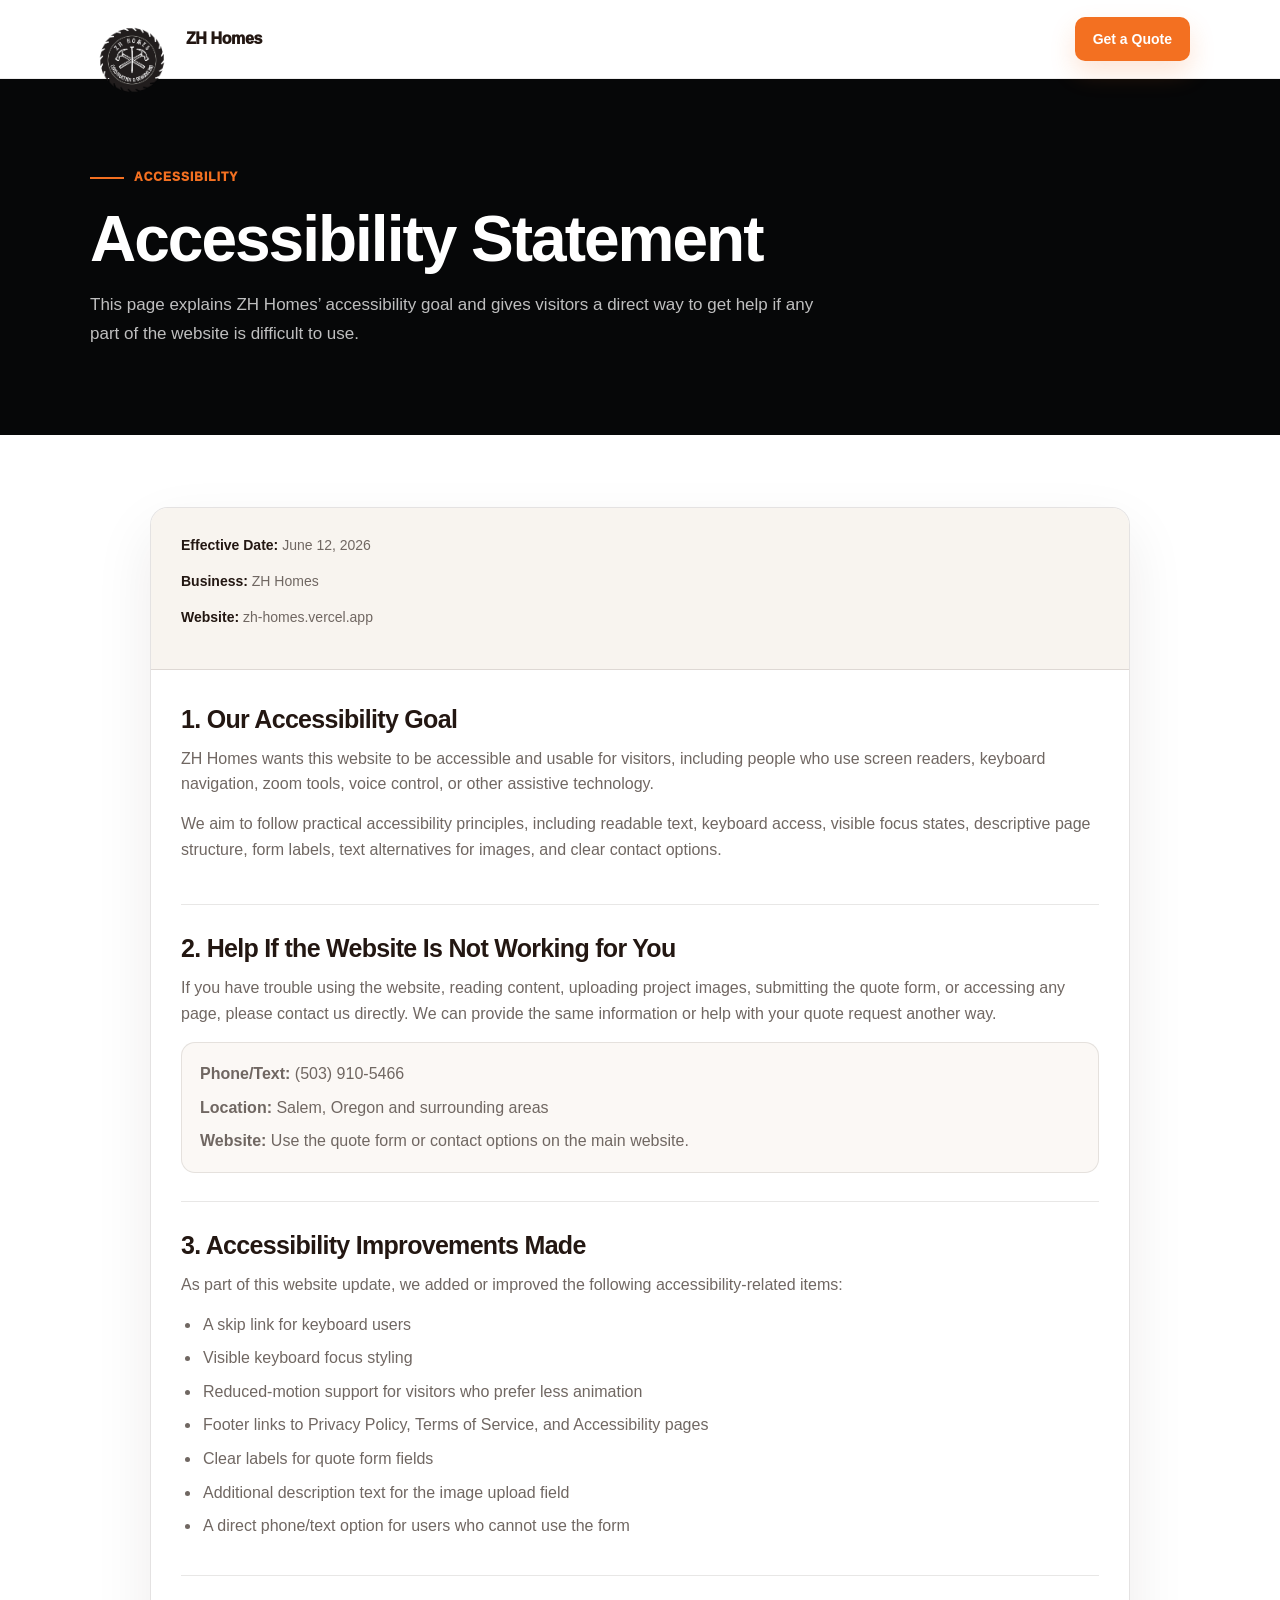
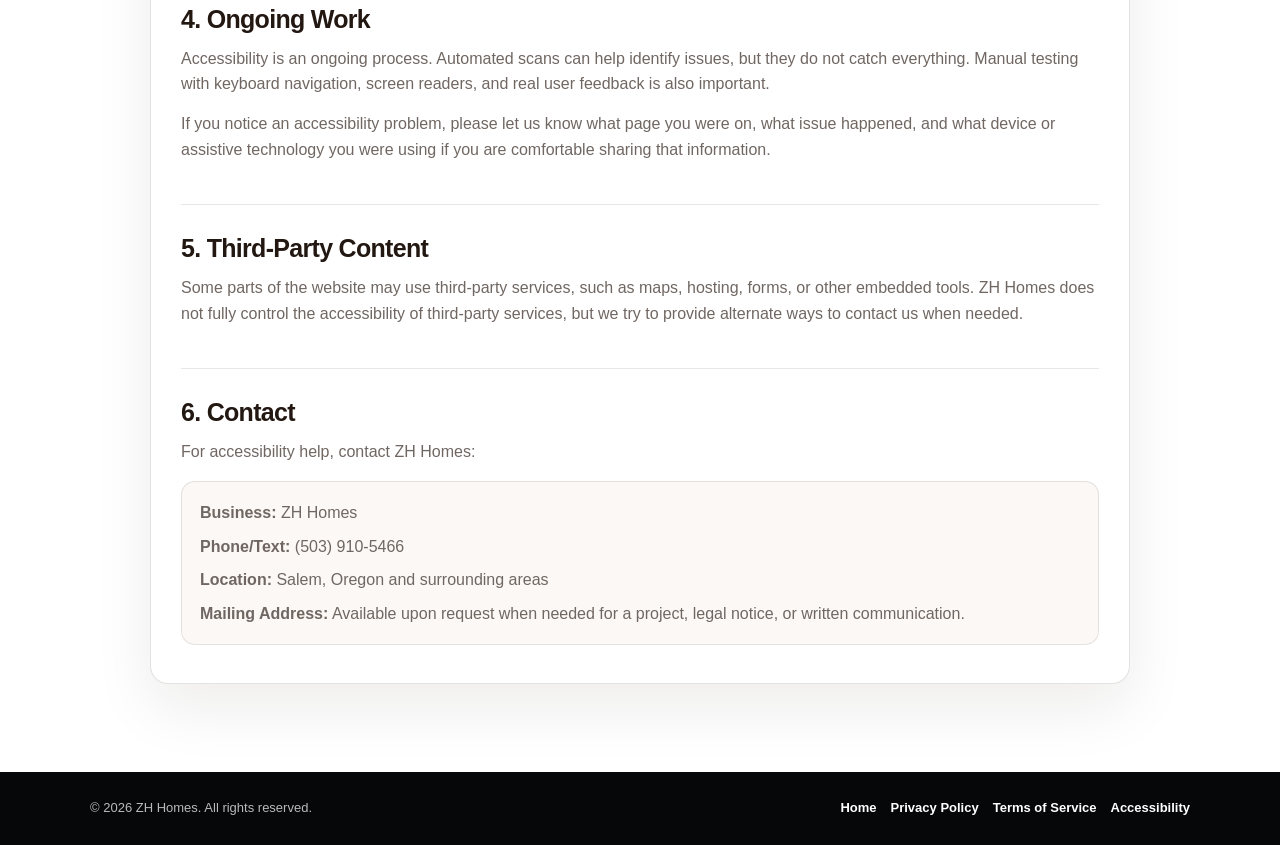
<file: accessibility.html>
<!DOCTYPE html>
<html lang="en">
<head>
  <meta charset="UTF-8" />
  <meta name="viewport" content="width=device-width, initial-scale=1.0" />

  <title>Accessibility Statement | ZH Homes</title>

  <link rel="icon" href="2.png?v=5" type="image/png">
  <link rel="shortcut icon" href="2.png?v=5" type="image/png">
  <link rel="apple-touch-icon" href="2.png?v=5">

  <style>

:root {
  --bg: #060708;
  --text: #ffffff;
  --muted: rgba(255,255,255,0.72);
  --orange: #f37021;
  --orange-dark: #da5d11;
  --brown: #231712;
  --cream: #f8f4ef;
  --section-text: #241814;
  --section-muted: #706762;
  --border: rgba(35,23,18,0.12);
}

* {
  margin: 0;
  padding: 0;
  box-sizing: border-box;
}

html {
  scroll-behavior: smooth;
}

body {
  font-family: Arial, Helvetica, sans-serif;
  background: #fff;
  color: var(--section-text);
  line-height: 1.6;
}

a {
  color: inherit;
  text-decoration: none;
}

a:focus-visible,
button:focus-visible {
  outline: 3px solid var(--orange);
  outline-offset: 4px;
}

.skip-link {
  position: fixed;
  left: 16px;
  top: 16px;
  z-index: 9999;
  padding: 12px 16px;
  border-radius: 10px;
  background: var(--orange);
  color: #fff;
  font-weight: 950;
  transform: translateY(-140%);
  transition: transform 0.18s ease;
}

.skip-link:focus,
.skip-link:focus-visible {
  transform: translateY(0);
}

.site-header {
  position: sticky;
  top: 0;
  z-index: 50;
  background: rgba(255, 255, 255, 0.96);
  backdrop-filter: blur(14px);
  border-bottom: 1px solid rgba(35,23,18,0.08);
}

.header-inner {
  width: min(1100px, calc(100% - 36px));
  min-height: 78px;
  margin: 0 auto;
  display: flex;
  align-items: center;
  justify-content: space-between;
  gap: 24px;
}

.brand {
  display: flex;
  align-items: center;
  gap: 12px;
  color: var(--brown);
  font-weight: 950;
  letter-spacing: -0.4px;
}

.brand-logo {
  width: 84px;
  height: 42px;
  display: grid;
  place-items: center;
  overflow: visible;
}

.brand-logo img {
  width: 100%;
  height: 100%;
  object-fit: contain;
  display: block;
}

.back-link {
  min-height: 44px;
  padding: 0 18px;
  border-radius: 10px;
  background: var(--orange);
  color: #fff;
  display: inline-flex;
  align-items: center;
  justify-content: center;
  font-size: 14px;
  font-weight: 900;
  box-shadow: 0 12px 26px rgba(243,112,33,0.18);
  transition: 0.2s ease;
}

.back-link:hover {
  background: var(--orange-dark);
  transform: translateY(-1px);
}

.hero {
  background:
    linear-gradient(135deg, rgba(6,7,8,0.92), rgba(6,7,8,0.78)),
    var(--bg);
  color: #fff;
  padding: 82px 0 72px;
}

.hero-inner {
  width: min(1100px, calc(100% - 36px));
  margin: 0 auto;
}

.eyebrow {
  display: inline-flex;
  align-items: center;
  gap: 10px;
  color: var(--orange);
  font-size: 12px;
  font-weight: 950;
  text-transform: uppercase;
  letter-spacing: 1px;
  margin-bottom: 18px;
}

.eyebrow::before {
  content: "";
  width: 34px;
  height: 2px;
  background: var(--orange);
}

h1 {
  font-size: clamp(40px, 5vw, 64px);
  line-height: 1.05;
  letter-spacing: -2px;
  margin-bottom: 18px;
}

.hero p {
  max-width: 740px;
  color: rgba(255,255,255,0.74);
  font-size: 17px;
  line-height: 1.7;
}

.page-wrap {
  width: min(980px, calc(100% - 36px));
  margin: 0 auto;
  padding: 72px 0 88px;
}

.page-card {
  background: #fff;
  border: 1px solid var(--border);
  border-radius: 18px;
  box-shadow: 0 24px 60px rgba(35,23,18,0.08);
  overflow: hidden;
}

.page-meta {
  padding: 26px 30px;
  background: var(--cream);
  border-bottom: 1px solid var(--border);
  color: var(--section-muted);
  font-size: 14px;
}

.page-meta strong {
  color: var(--brown);
}

.page-content {
  padding: 34px 30px 38px;
}

.page-section {
  padding: 28px 0;
  border-bottom: 1px solid rgba(35,23,18,0.10);
}

.page-section:first-child {
  padding-top: 0;
}

.page-section:last-child {
  border-bottom: 0;
  padding-bottom: 0;
}

h2 {
  color: var(--brown);
  font-size: 25px;
  line-height: 1.2;
  letter-spacing: -0.7px;
  margin-bottom: 12px;
}

p {
  color: var(--section-muted);
  margin-bottom: 14px;
}

ul {
  margin: 12px 0 0 20px;
  color: var(--section-muted);
}

li {
  margin-bottom: 8px;
  padding-left: 2px;
}

.notice-box {
  margin-top: 14px;
  padding: 16px 18px;
  border-left: 4px solid var(--orange);
  border-radius: 12px;
  background: rgba(243,112,33,0.08);
  color: var(--section-text);
}

.notice-box p {
  margin: 0;
  color: #4b403a;
  font-weight: 700;
}

.contact-box {
  margin-top: 16px;
  padding: 18px;
  border-radius: 14px;
  background: #fbf8f5;
  border: 1px solid rgba(35,23,18,0.10);
}

.contact-box p {
  margin-bottom: 8px;
}

.contact-box p:last-child {
  margin-bottom: 0;
}

.footer {
  background: var(--bg);
  color: rgba(255,255,255,0.72);
  padding: 26px 0;
}

.footer-inner {
  width: min(1100px, calc(100% - 36px));
  margin: 0 auto;
  display: flex;
  align-items: center;
  justify-content: space-between;
  gap: 18px;
  flex-wrap: wrap;
  font-size: 13px;
}

.footer-links {
  display: flex;
  align-items: center;
  gap: 14px;
  flex-wrap: wrap;
}

.footer a {
  color: #fff;
  font-weight: 850;
}

@media (max-width: 700px) {
  .header-inner {
    min-height: 72px;
  }

  .brand-logo {
    width: 72px;
    height: 36px;
  }

  .back-link {
    min-height: 40px;
    padding: 0 14px;
    font-size: 13px;
  }

  .hero {
    padding: 64px 0 56px;
  }

  .page-wrap {
    padding: 42px 0 64px;
  }

  .page-meta,
  .page-content {
    padding-left: 20px;
    padding-right: 20px;
  }

  h2 {
    font-size: 22px;
  }
}

@media (prefers-reduced-motion: reduce) {
  html {
    scroll-behavior: auto;
  }

  *,
  *::before,
  *::after {
    animation-duration: 0.001ms !important;
    animation-iteration-count: 1 !important;
    scroll-behavior: auto !important;
    transition-duration: 0.001ms !important;
  }
}

  </style>
</head>

<body>
  <a class="skip-link" href="#main-content">Skip to main content</a>

  <header class="site-header">
    <div class="header-inner">
      <a href="index.html" class="brand" aria-label="ZH Homes home">
        <span class="brand-logo">
          <img src="2.png" alt="ZH Homes logo">
        </span>
        <span>ZH Homes</span>
      </a>

      <a class="back-link" href="index.html#contact">Get a Quote</a>
    </div>
  </header>

  <main id="main-content" tabindex="-1">
    <section class="hero">
      <div class="hero-inner">
        <div class="eyebrow">Accessibility</div>
        <h1>Accessibility Statement</h1>
        <p>This page explains ZH Homes’ accessibility goal and gives visitors a direct way to get help if any part of the website is difficult to use.</p>
      </div>
    </section>

    <section class="page-wrap">
      <div class="page-card">
        <div class="page-meta">
          <p><strong>Effective Date:</strong> June 12, 2026</p>
          <p><strong>Business:</strong> ZH Homes</p>
          <p><strong>Website:</strong> zh-homes.vercel.app</p>
        </div>

        <div class="page-content">

          <section class="page-section">
            <h2>1. Our Accessibility Goal</h2>
            <p>
              ZH Homes wants this website to be accessible and usable for visitors, including people who use screen readers, keyboard navigation, zoom tools, voice control, or other assistive technology.
            </p>
            <p>
              We aim to follow practical accessibility principles, including readable text, keyboard access, visible focus states, descriptive page structure, form labels, text alternatives for images, and clear contact options.
            </p>
          </section>

          <section class="page-section">
            <h2>2. Help If the Website Is Not Working for You</h2>
            <p>
              If you have trouble using the website, reading content, uploading project images, submitting the quote form, or accessing any page, please contact us directly. We can provide the same information or help with your quote request another way.
            </p>

            <div class="contact-box">
              <p><strong>Phone/Text:</strong> (503) 910-5466</p>
              <p><strong>Location:</strong> Salem, Oregon and surrounding areas</p>
              <p><strong>Website:</strong> Use the quote form or contact options on the main website.</p>
            </div>
          </section>

          <section class="page-section">
            <h2>3. Accessibility Improvements Made</h2>
            <p>
              As part of this website update, we added or improved the following accessibility-related items:
            </p>
            <ul>
              <li>A skip link for keyboard users</li>
              <li>Visible keyboard focus styling</li>
              <li>Reduced-motion support for visitors who prefer less animation</li>
              <li>Footer links to Privacy Policy, Terms of Service, and Accessibility pages</li>
              <li>Clear labels for quote form fields</li>
              <li>Additional description text for the image upload field</li>
              <li>A direct phone/text option for users who cannot use the form</li>
            </ul>
          </section>

          <section class="page-section">
            <h2>4. Ongoing Work</h2>
            <p>
              Accessibility is an ongoing process. Automated scans can help identify issues, but they do not catch everything. Manual testing with keyboard navigation, screen readers, and real user feedback is also important.
            </p>
            <p>
              If you notice an accessibility problem, please let us know what page you were on, what issue happened, and what device or assistive technology you were using if you are comfortable sharing that information.
            </p>
          </section>

          <section class="page-section">
            <h2>5. Third-Party Content</h2>
            <p>
              Some parts of the website may use third-party services, such as maps, hosting, forms, or other embedded tools. ZH Homes does not fully control the accessibility of third-party services, but we try to provide alternate ways to contact us when needed.
            </p>
          </section>

          <section class="page-section">
            <h2>6. Contact</h2>
            <p>
              For accessibility help, contact ZH Homes:
            </p>

            <div class="contact-box">
              <p><strong>Business:</strong> ZH Homes</p>
              <p><strong>Phone/Text:</strong> (503) 910-5466</p>
              <p><strong>Location:</strong> Salem, Oregon and surrounding areas</p>
              <p><strong>Mailing Address:</strong> Available upon request when needed for a project, legal notice, or written communication.</p>
            </div>
          </section>

        </div>
      </div>
    </section>
  </main>

  <footer class="footer">
    <div class="footer-inner">
      <span>© 2026 ZH Homes. All rights reserved.</span>
      <div class="footer-links" aria-label="Footer legal links">
        <a href="index.html">Home</a>
        <a href="privacy.html">Privacy Policy</a>
        <a href="terms.html">Terms of Service</a>
        <a href="accessibility.html">Accessibility</a>
      </div>
    </div>
  </footer>
</body>
</html>
</file>
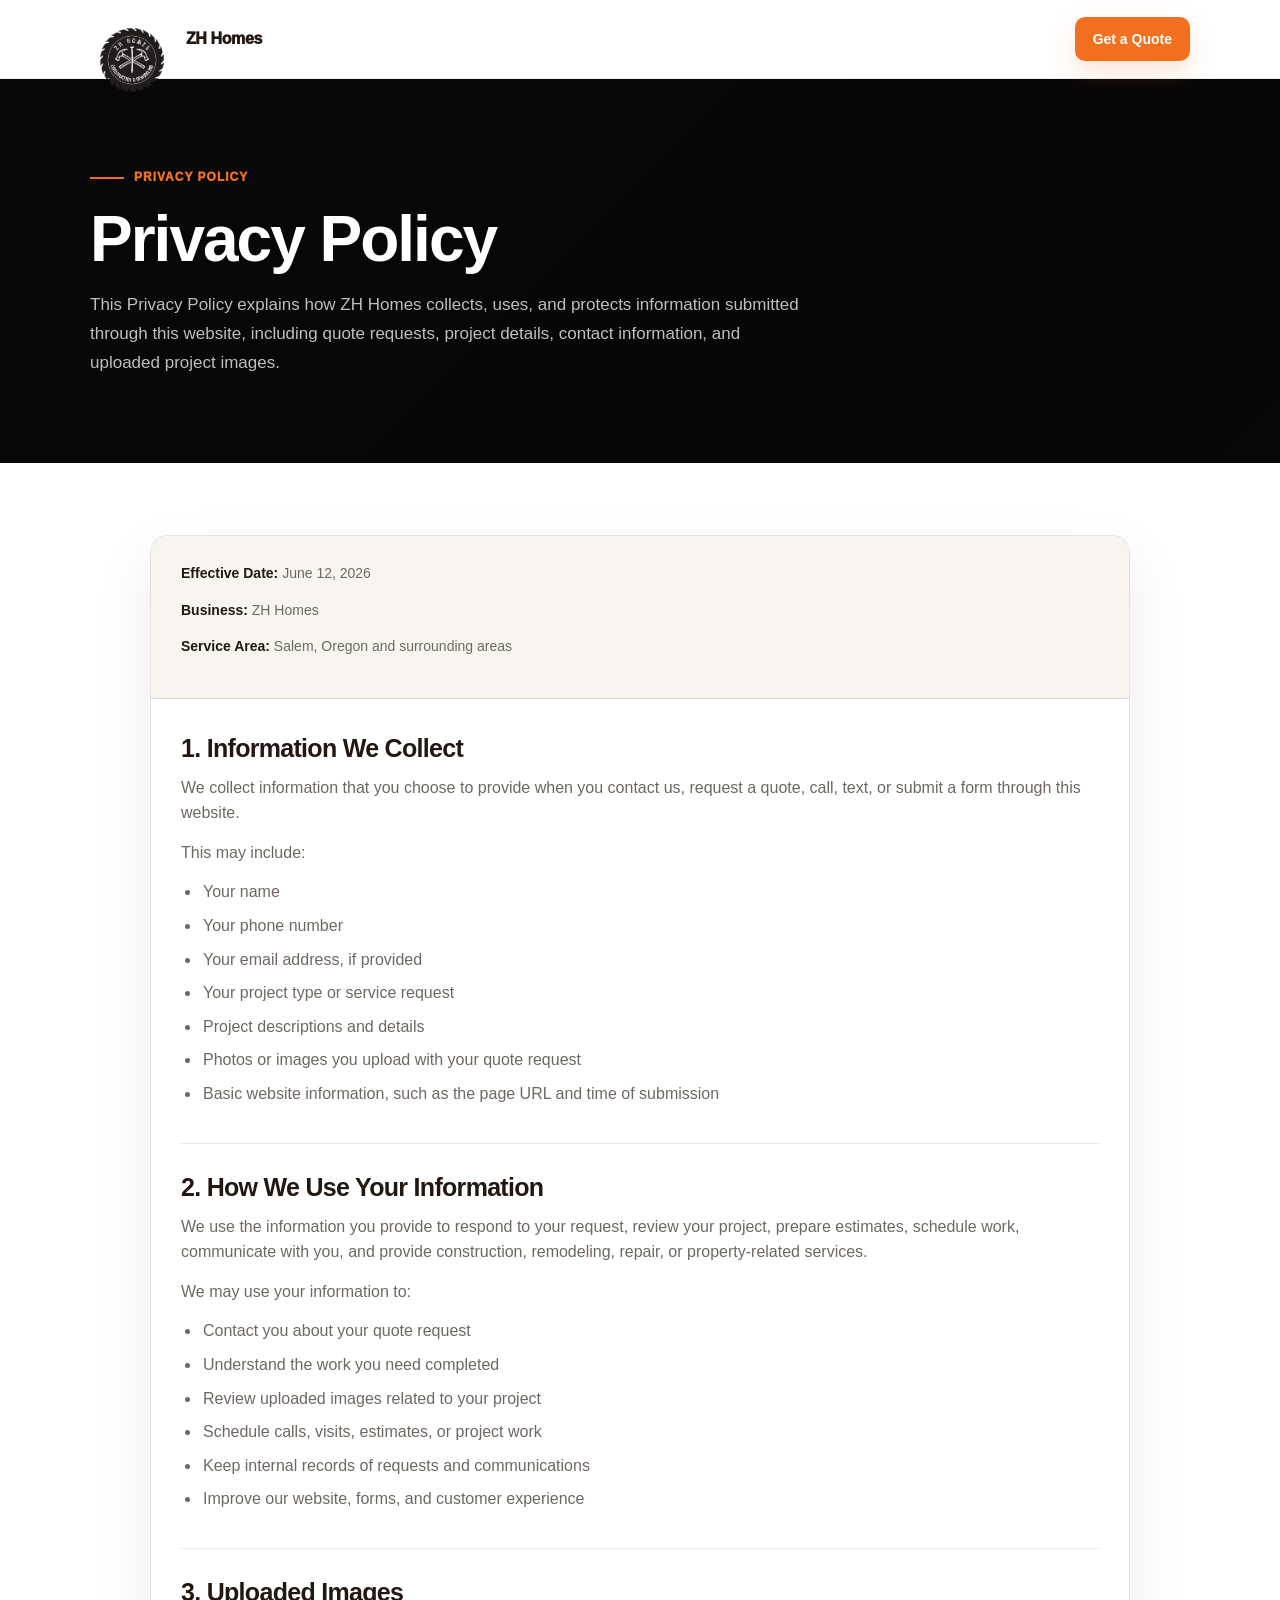
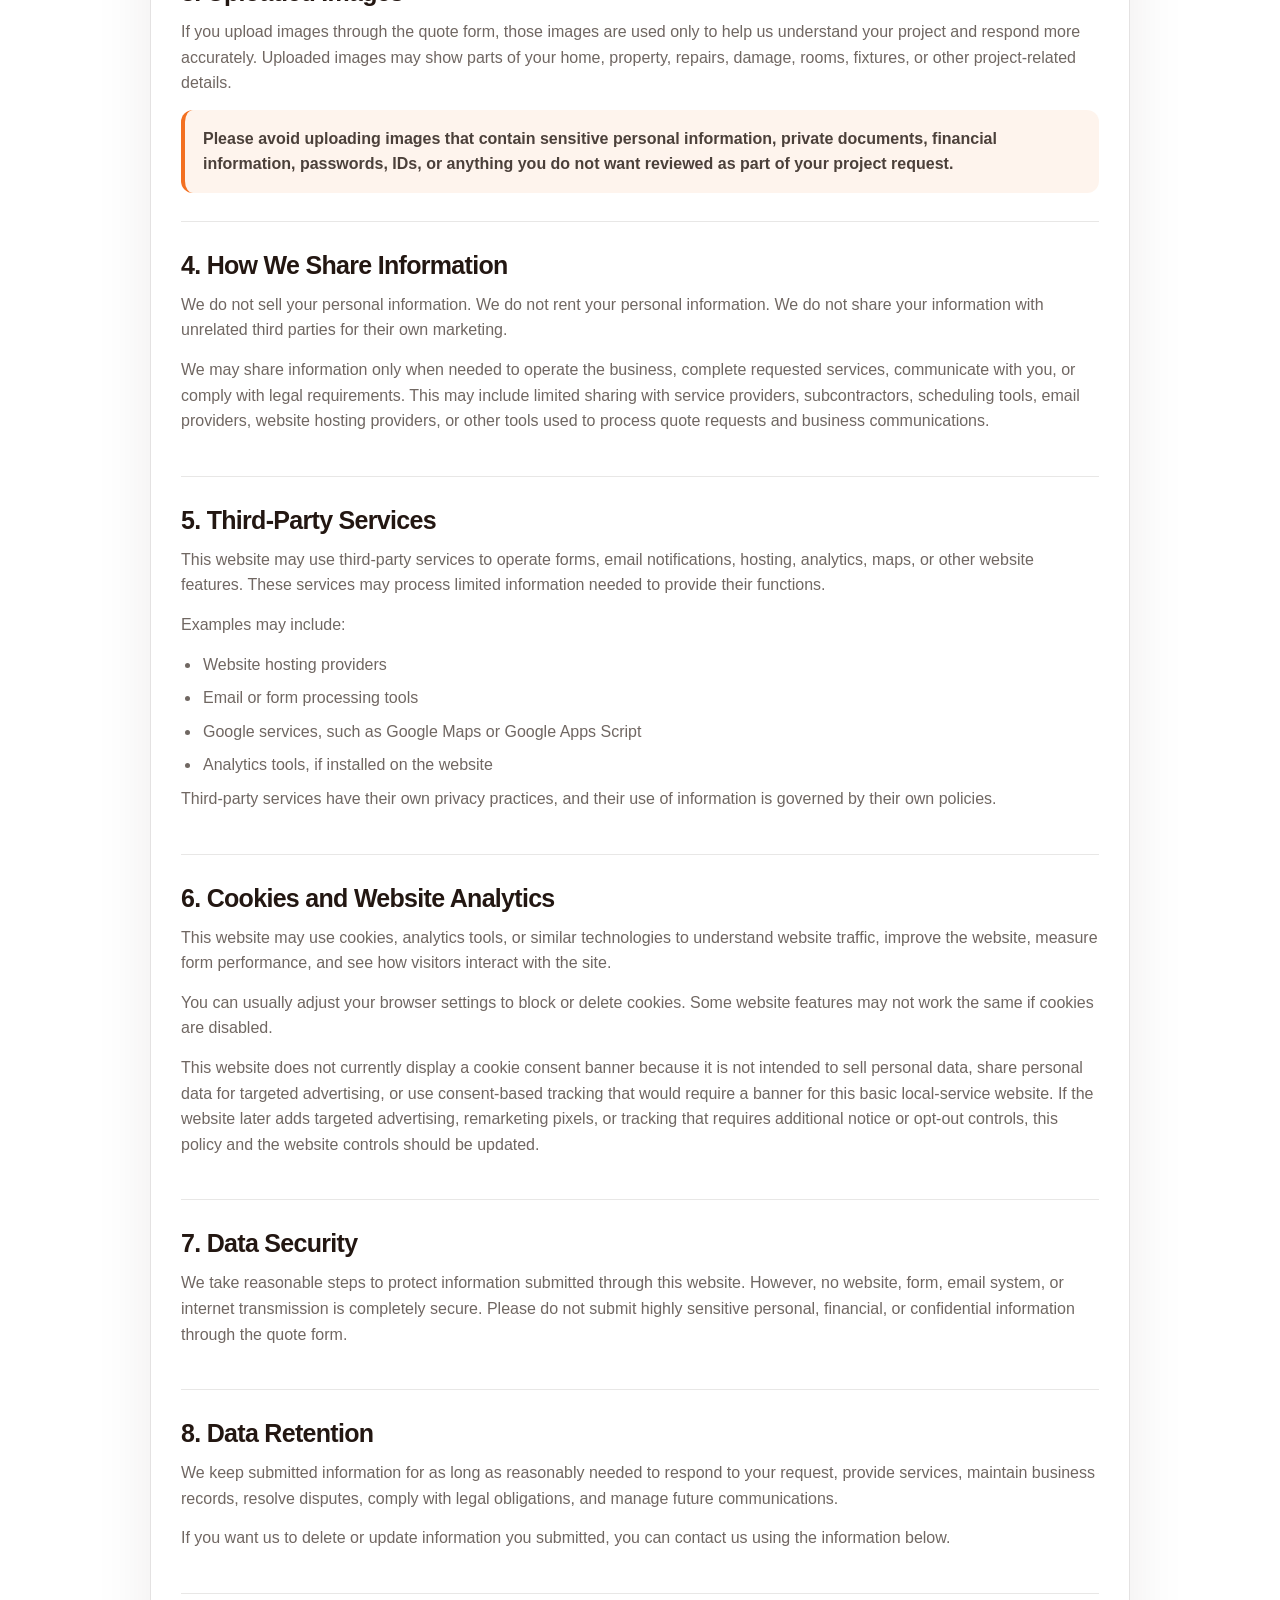
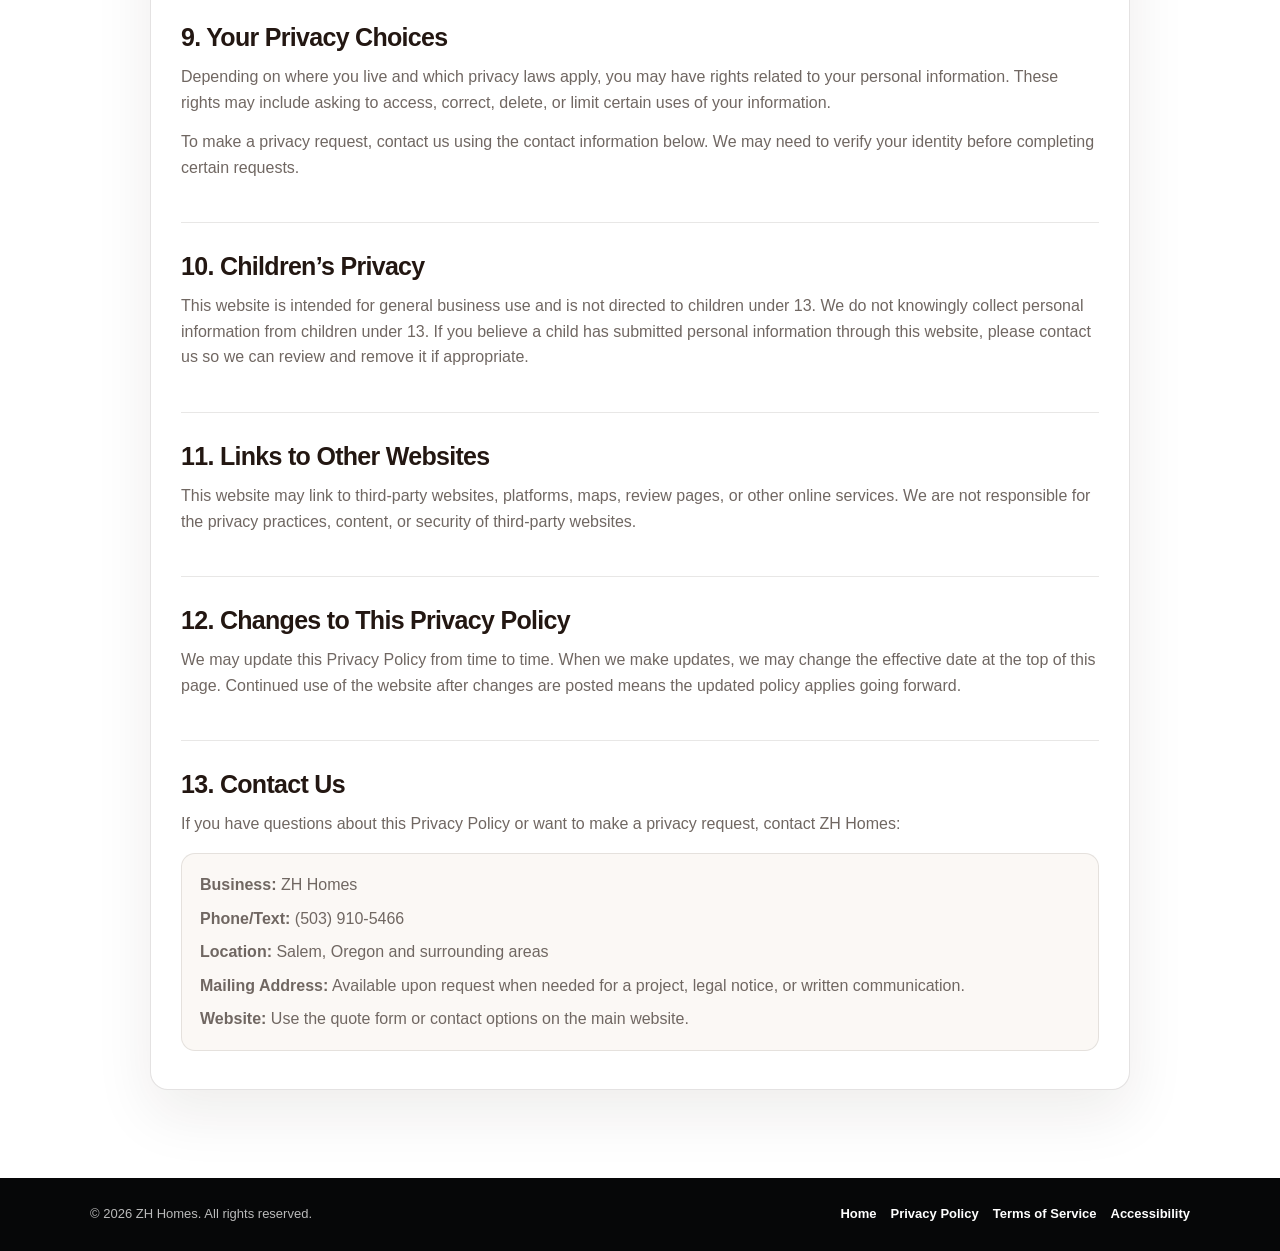
<file: privacy.html>
<!DOCTYPE html>
<html lang="en">
<head>
  <meta charset="UTF-8" />
  <meta name="viewport" content="width=device-width, initial-scale=1.0" />

  <title>Privacy Policy | ZH Homes</title>

  <link rel="icon" href="2.png?v=5" type="image/png">
  <link rel="shortcut icon" href="2.png?v=5" type="image/png">
  <link rel="apple-touch-icon" href="2.png?v=5">

  <style>
    :root {
      --bg: #060708;
      --text: #ffffff;
      --muted: rgba(255,255,255,0.72);
      --orange: #f37021;
      --orange-dark: #da5d11;
      --brown: #231712;
      --cream: #f8f4ef;
      --section-text: #241814;
      --section-muted: #706762;
      --border: rgba(35,23,18,0.12);
    }

    * {
      margin: 0;
      padding: 0;
      box-sizing: border-box;
    }

    html {
      scroll-behavior: smooth;
    }

    body {
      font-family: Arial, Helvetica, sans-serif;
      background: #fff;
      color: var(--section-text);
      line-height: 1.6;
    }

    a {
      color: inherit;
      text-decoration: none;
    }

    .site-header {
      position: sticky;
      top: 0;
      z-index: 50;
      background: rgba(255, 255, 255, 0.96);
      backdrop-filter: blur(14px);
      border-bottom: 1px solid rgba(35,23,18,0.08);
    }

    .header-inner {
      width: min(1100px, calc(100% - 36px));
      min-height: 78px;
      margin: 0 auto;
      display: flex;
      align-items: center;
      justify-content: space-between;
      gap: 24px;
    }

    .brand {
      display: flex;
      align-items: center;
      gap: 12px;
      color: var(--brown);
      font-weight: 950;
      letter-spacing: -0.4px;
    }

    .brand-logo {
      width: 84px;
      height: 42px;
      display: grid;
      place-items: center;
      overflow: visible;
    }

    .brand-logo img {
      width: 100%;
      height: 100%;
      object-fit: contain;
      display: block;
    }

    .back-link {
      min-height: 44px;
      padding: 0 18px;
      border-radius: 10px;
      background: var(--orange);
      color: #fff;
      display: inline-flex;
      align-items: center;
      justify-content: center;
      font-size: 14px;
      font-weight: 900;
      box-shadow: 0 12px 26px rgba(243,112,33,0.18);
      transition: 0.2s ease;
    }

    .back-link:hover {
      background: var(--orange-dark);
      transform: translateY(-1px);
    }

    .hero {
      background:
        linear-gradient(135deg, rgba(6,7,8,0.92), rgba(6,7,8,0.78)),
        var(--bg);
      color: #fff;
      padding: 82px 0 72px;
    }

    .hero-inner {
      width: min(1100px, calc(100% - 36px));
      margin: 0 auto;
    }

    .eyebrow {
      display: inline-flex;
      align-items: center;
      gap: 10px;
      color: var(--orange);
      font-size: 12px;
      font-weight: 950;
      text-transform: uppercase;
      letter-spacing: 1px;
      margin-bottom: 18px;
    }

    .eyebrow::before {
      content: "";
      width: 34px;
      height: 2px;
      background: var(--orange);
    }

    h1 {
      font-size: clamp(40px, 5vw, 64px);
      line-height: 1.05;
      letter-spacing: -2px;
      margin-bottom: 18px;
    }

    .hero p {
      max-width: 720px;
      color: rgba(255,255,255,0.74);
      font-size: 17px;
      line-height: 1.7;
    }

    .policy-wrap {
      width: min(980px, calc(100% - 36px));
      margin: 0 auto;
      padding: 72px 0 88px;
    }

    .policy-card {
      background: #fff;
      border: 1px solid var(--border);
      border-radius: 18px;
      box-shadow: 0 24px 60px rgba(35,23,18,0.08);
      overflow: hidden;
    }

    .policy-meta {
      padding: 26px 30px;
      background: var(--cream);
      border-bottom: 1px solid var(--border);
      color: var(--section-muted);
      font-size: 14px;
    }

    .policy-meta strong {
      color: var(--brown);
    }

    .policy-content {
      padding: 34px 30px 38px;
    }

    .policy-section {
      padding: 28px 0;
      border-bottom: 1px solid rgba(35,23,18,0.10);
    }

    .policy-section:first-child {
      padding-top: 0;
    }

    .policy-section:last-child {
      border-bottom: 0;
      padding-bottom: 0;
    }

    h2 {
      color: var(--brown);
      font-size: 25px;
      line-height: 1.2;
      letter-spacing: -0.7px;
      margin-bottom: 12px;
    }

    p {
      color: var(--section-muted);
      margin-bottom: 14px;
    }

    ul {
      margin: 12px 0 0 20px;
      color: var(--section-muted);
    }

    li {
      margin-bottom: 8px;
      padding-left: 2px;
    }

    .highlight-box {
      margin-top: 14px;
      padding: 16px 18px;
      border-left: 4px solid var(--orange);
      border-radius: 12px;
      background: rgba(243,112,33,0.08);
      color: var(--section-text);
    }

    .highlight-box p {
      margin: 0;
      color: #4b403a;
      font-weight: 700;
    }

    .contact-box {
      margin-top: 16px;
      padding: 18px;
      border-radius: 14px;
      background: #fbf8f5;
      border: 1px solid rgba(35,23,18,0.10);
    }

    .contact-box p {
      margin-bottom: 8px;
    }

    .contact-box p:last-child {
      margin-bottom: 0;
    }

    .footer {
      background: var(--bg);
      color: rgba(255,255,255,0.72);
      padding: 26px 0;
    }

    .footer-inner {
      width: min(1100px, calc(100% - 36px));
      margin: 0 auto;
      display: flex;
      align-items: center;
      justify-content: space-between;
      gap: 18px;
      flex-wrap: wrap;
      font-size: 13px;
    }

    .footer a {
      color: #fff;
      font-weight: 850;
    }

    .footer-links {
      display: flex;
      align-items: center;
      gap: 14px;
      flex-wrap: wrap;
    }

    @media (max-width: 700px) {
      .header-inner {
        min-height: 72px;
      }

      .brand-logo {
        width: 72px;
        height: 36px;
      }

      .back-link {
        min-height: 40px;
        padding: 0 14px;
        font-size: 13px;
      }

      .hero {
        padding: 64px 0 56px;
      }

      .policy-wrap {
        padding: 42px 0 64px;
      }

      .policy-meta,
      .policy-content {
        padding-left: 20px;
        padding-right: 20px;
      }

      h2 {
        font-size: 22px;
      }
    }
  </style>
</head>

<body>
  <header class="site-header">
    <div class="header-inner">
      <a href="index.html" class="brand" aria-label="ZH Homes home">
        <span class="brand-logo">
          <img src="2.png" alt="ZH Homes logo">
        </span>
        <span>ZH Homes</span>
      </a>

      <a class="back-link" href="index.html#contact">Get a Quote</a>
    </div>
  </header>

  <main>
    <section class="hero">
      <div class="hero-inner">
        <div class="eyebrow">Privacy Policy</div>
        <h1>Privacy Policy</h1>
        <p>
          This Privacy Policy explains how ZH Homes collects, uses, and protects information submitted through this website, including quote requests, project details, contact information, and uploaded project images.
        </p>
      </div>
    </section>

    <section class="policy-wrap">
      <div class="policy-card">
        <div class="policy-meta">
          <p><strong>Effective Date:</strong> June 12, 2026</p>
          <p><strong>Business:</strong> ZH Homes</p>
          <p><strong>Service Area:</strong> Salem, Oregon and surrounding areas</p>
        </div>

        <div class="policy-content">
          <section class="policy-section">
            <h2>1. Information We Collect</h2>
            <p>
              We collect information that you choose to provide when you contact us, request a quote, call, text, or submit a form through this website.
            </p>

            <p>This may include:</p>
            <ul>
              <li>Your name</li>
              <li>Your phone number</li>
              <li>Your email address, if provided</li>
              <li>Your project type or service request</li>
              <li>Project descriptions and details</li>
              <li>Photos or images you upload with your quote request</li>
              <li>Basic website information, such as the page URL and time of submission</li>
            </ul>
          </section>

          <section class="policy-section">
            <h2>2. How We Use Your Information</h2>
            <p>
              We use the information you provide to respond to your request, review your project, prepare estimates, schedule work, communicate with you, and provide construction, remodeling, repair, or property-related services.
            </p>

            <p>We may use your information to:</p>
            <ul>
              <li>Contact you about your quote request</li>
              <li>Understand the work you need completed</li>
              <li>Review uploaded images related to your project</li>
              <li>Schedule calls, visits, estimates, or project work</li>
              <li>Keep internal records of requests and communications</li>
              <li>Improve our website, forms, and customer experience</li>
            </ul>
          </section>

          <section class="policy-section">
            <h2>3. Uploaded Images</h2>
            <p>
              If you upload images through the quote form, those images are used only to help us understand your project and respond more accurately. Uploaded images may show parts of your home, property, repairs, damage, rooms, fixtures, or other project-related details.
            </p>

            <div class="highlight-box">
              <p>
                Please avoid uploading images that contain sensitive personal information, private documents, financial information, passwords, IDs, or anything you do not want reviewed as part of your project request.
              </p>
            </div>
          </section>

          <section class="policy-section">
            <h2>4. How We Share Information</h2>
            <p>
              We do not sell your personal information. We do not rent your personal information. We do not share your information with unrelated third parties for their own marketing.
            </p>

            <p>
              We may share information only when needed to operate the business, complete requested services, communicate with you, or comply with legal requirements. This may include limited sharing with service providers, subcontractors, scheduling tools, email providers, website hosting providers, or other tools used to process quote requests and business communications.
            </p>
          </section>

          <section class="policy-section">
            <h2>5. Third-Party Services</h2>
            <p>
              This website may use third-party services to operate forms, email notifications, hosting, analytics, maps, or other website features. These services may process limited information needed to provide their functions.
            </p>

            <p>Examples may include:</p>
            <ul>
              <li>Website hosting providers</li>
              <li>Email or form processing tools</li>
              <li>Google services, such as Google Maps or Google Apps Script</li>
              <li>Analytics tools, if installed on the website</li>
            </ul>

            <p>
              Third-party services have their own privacy practices, and their use of information is governed by their own policies.
            </p>
          </section>

          <section class="policy-section">
            <h2>6. Cookies and Website Analytics</h2>
            <p>
              This website may use cookies, analytics tools, or similar technologies to understand website traffic, improve the website, measure form performance, and see how visitors interact with the site.
            </p>

            <p>
              You can usually adjust your browser settings to block or delete cookies. Some website features may not work the same if cookies are disabled.
            </p>

            <p>
              This website does not currently display a cookie consent banner because it is not intended to sell personal data, share personal data for targeted advertising, or use consent-based tracking that would require a banner for this basic local-service website. If the website later adds targeted advertising, remarketing pixels, or tracking that requires additional notice or opt-out controls, this policy and the website controls should be updated.
            </p>

          </section>

          <section class="policy-section">
            <h2>7. Data Security</h2>
            <p>
              We take reasonable steps to protect information submitted through this website. However, no website, form, email system, or internet transmission is completely secure. Please do not submit highly sensitive personal, financial, or confidential information through the quote form.
            </p>
          </section>

          <section class="policy-section">
            <h2>8. Data Retention</h2>
            <p>
              We keep submitted information for as long as reasonably needed to respond to your request, provide services, maintain business records, resolve disputes, comply with legal obligations, and manage future communications.
            </p>

            <p>
              If you want us to delete or update information you submitted, you can contact us using the information below.
            </p>
          </section>

          <section class="policy-section">
            <h2>9. Your Privacy Choices</h2>
            <p>
              Depending on where you live and which privacy laws apply, you may have rights related to your personal information. These rights may include asking to access, correct, delete, or limit certain uses of your information.
            </p>

            <p>
              To make a privacy request, contact us using the contact information below. We may need to verify your identity before completing certain requests.
            </p>
          </section>

          <section class="policy-section">
            <h2>10. Children’s Privacy</h2>
            <p>
              This website is intended for general business use and is not directed to children under 13. We do not knowingly collect personal information from children under 13. If you believe a child has submitted personal information through this website, please contact us so we can review and remove it if appropriate.
            </p>
          </section>

          <section class="policy-section">
            <h2>11. Links to Other Websites</h2>
            <p>
              This website may link to third-party websites, platforms, maps, review pages, or other online services. We are not responsible for the privacy practices, content, or security of third-party websites.
            </p>
          </section>

          <section class="policy-section">
            <h2>12. Changes to This Privacy Policy</h2>
            <p>
              We may update this Privacy Policy from time to time. When we make updates, we may change the effective date at the top of this page. Continued use of the website after changes are posted means the updated policy applies going forward.
            </p>
          </section>

          <section class="policy-section">
            <h2>13. Contact Us</h2>
            <p>
              If you have questions about this Privacy Policy or want to make a privacy request, contact ZH Homes:
            </p>

            <div class="contact-box">
              <p><strong>Business:</strong> ZH Homes</p>
              <p><strong>Phone/Text:</strong> (503) 910-5466</p>
              <p><strong>Location:</strong> Salem, Oregon and surrounding areas</p>
              <p><strong>Mailing Address:</strong> Available upon request when needed for a project, legal notice, or written communication.</p>
              <p><strong>Website:</strong> Use the quote form or contact options on the main website.</p>
            </div>
          </section>
        </div>
      </div>
    </section>
  </main>

  <footer class="footer">
    <div class="footer-inner">
      <span>© 2026 ZH Homes. All rights reserved.</span>
      <div class="footer-links" aria-label="Footer legal links"><a href="index.html">Home</a><a href="privacy.html">Privacy Policy</a><a href="terms.html">Terms of Service</a><a href="accessibility.html">Accessibility</a></div>
    </div>
  </footer>
</body>
</html>
</file>
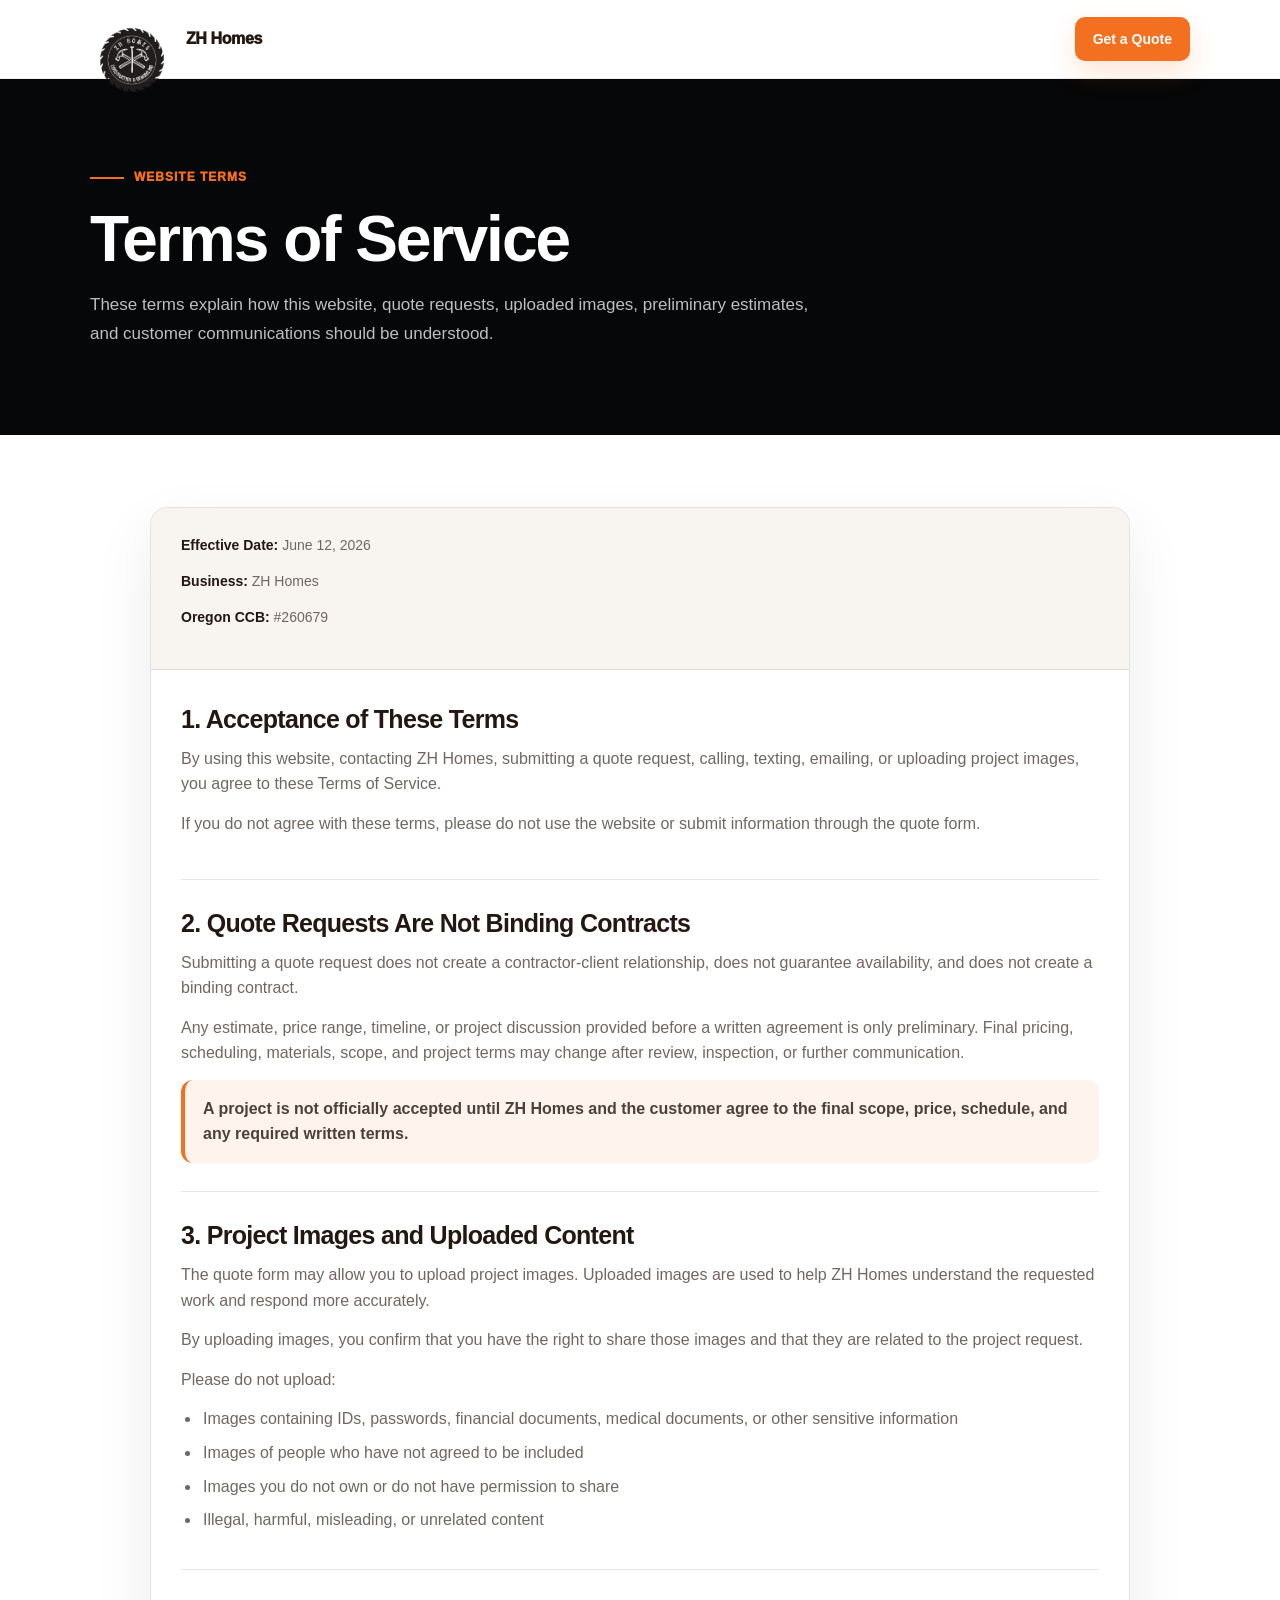
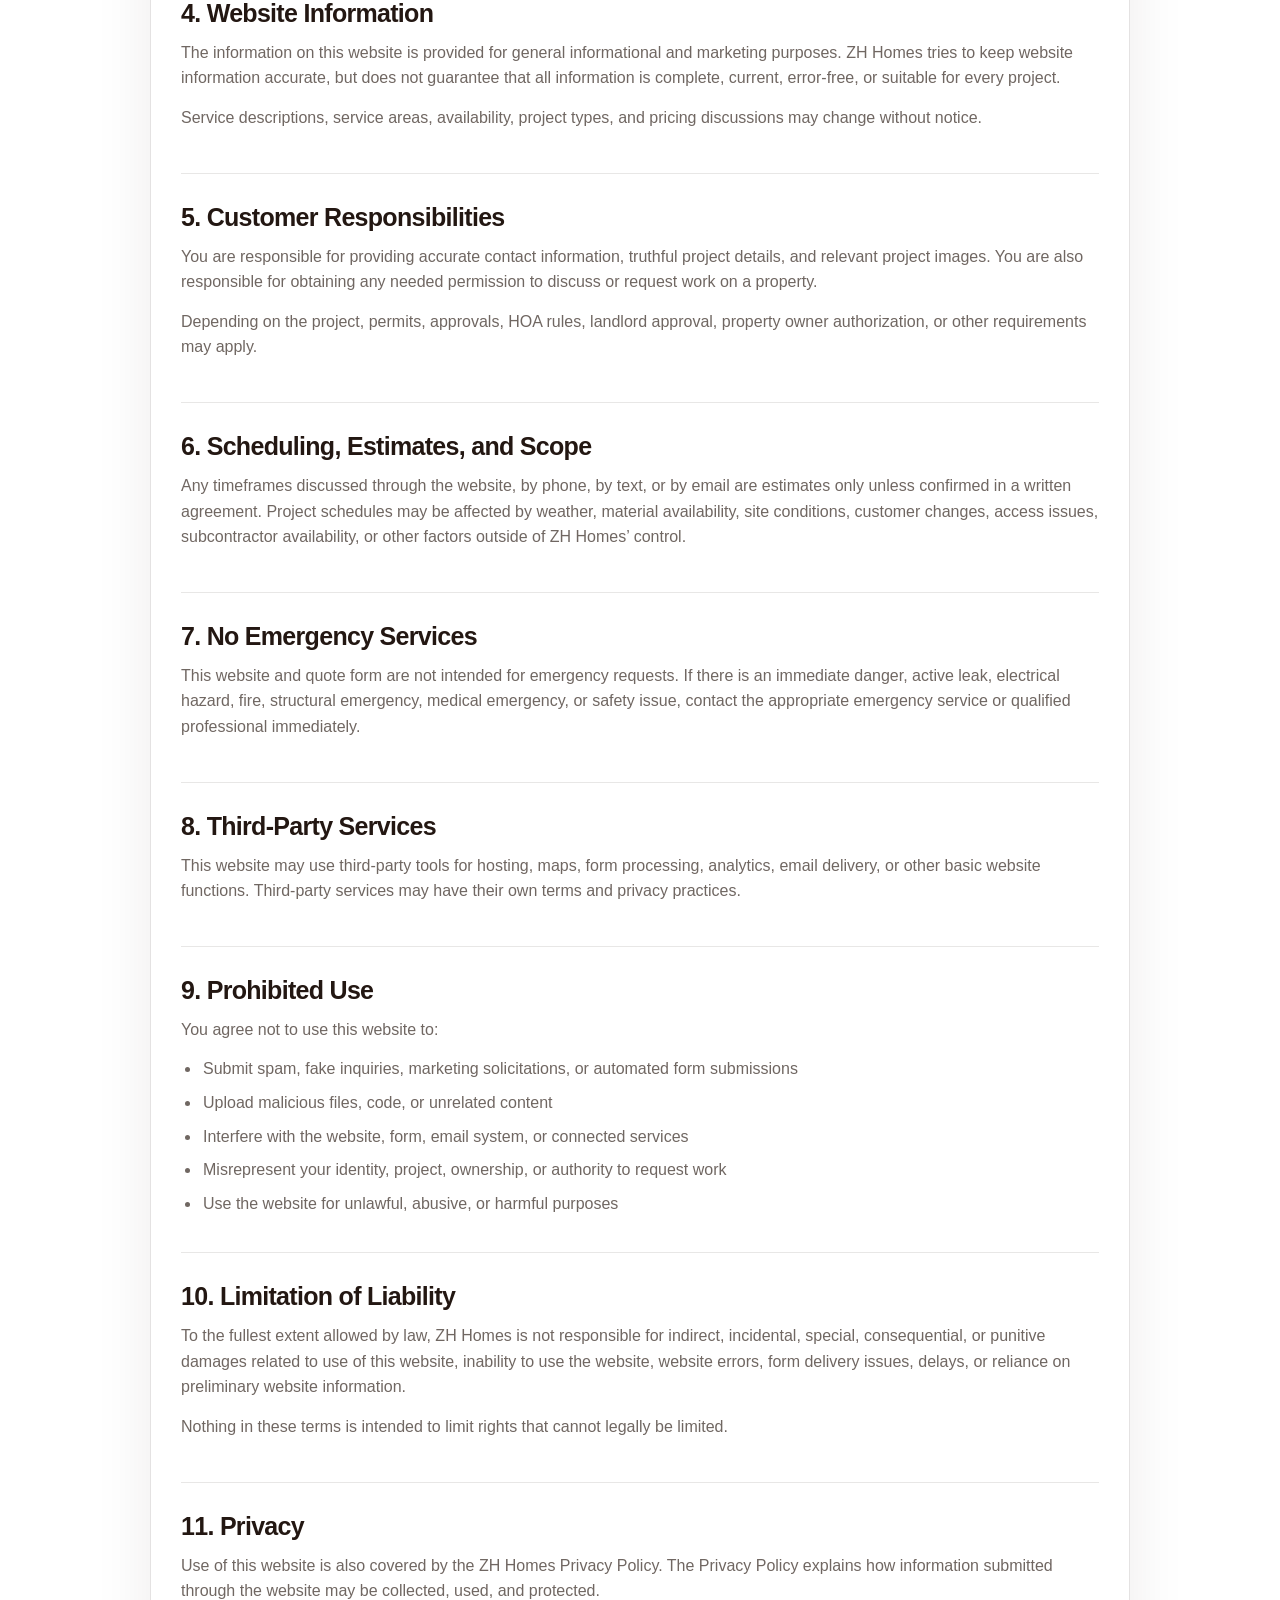
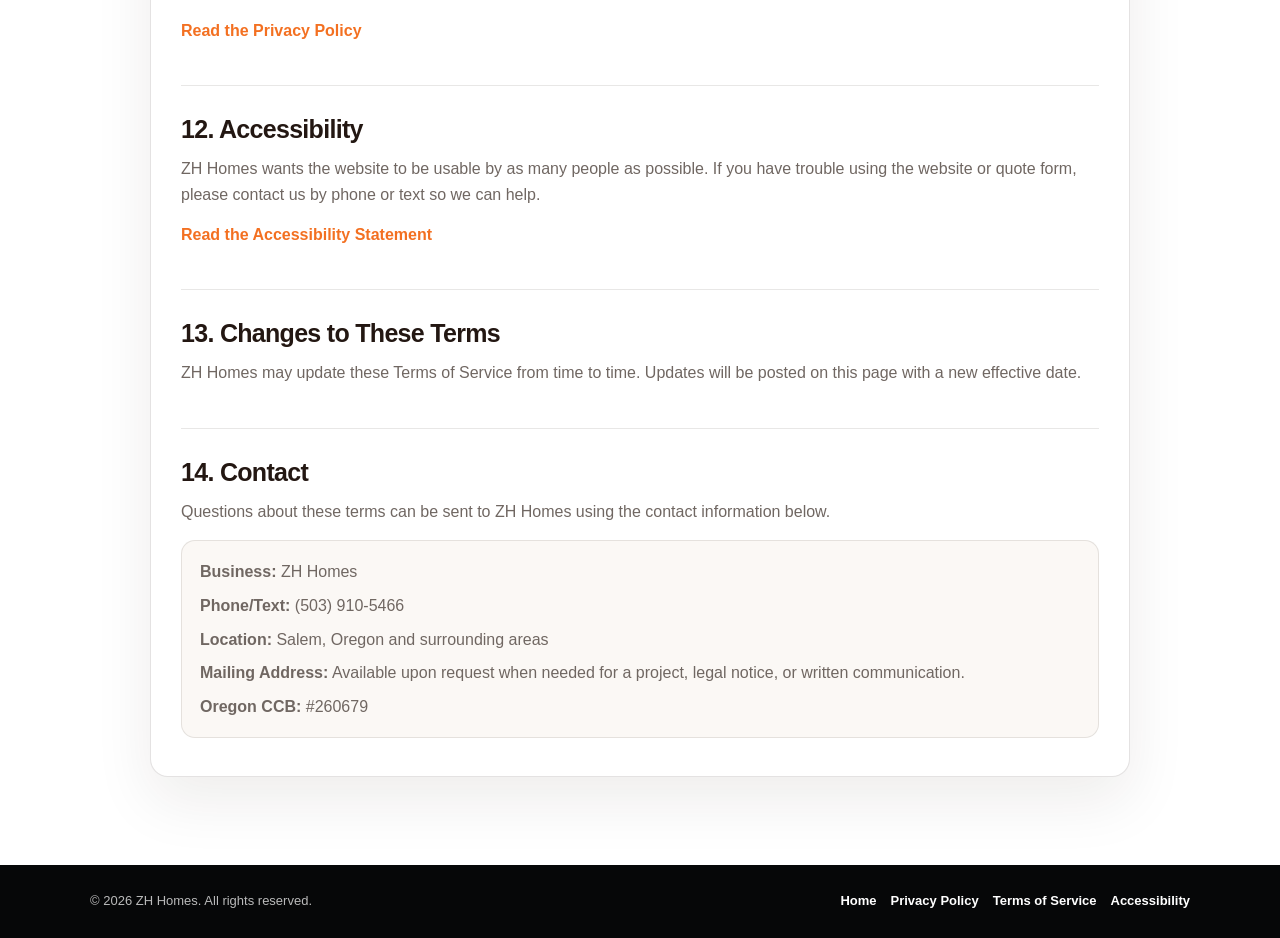
<file: terms.html>
<!DOCTYPE html>
<html lang="en">
<head>
  <meta charset="UTF-8" />
  <meta name="viewport" content="width=device-width, initial-scale=1.0" />

  <title>Terms of Service | ZH Homes</title>

  <link rel="icon" href="2.png?v=5" type="image/png">
  <link rel="shortcut icon" href="2.png?v=5" type="image/png">
  <link rel="apple-touch-icon" href="2.png?v=5">

  <style>

:root {
  --bg: #060708;
  --text: #ffffff;
  --muted: rgba(255,255,255,0.72);
  --orange: #f37021;
  --orange-dark: #da5d11;
  --brown: #231712;
  --cream: #f8f4ef;
  --section-text: #241814;
  --section-muted: #706762;
  --border: rgba(35,23,18,0.12);
}

* {
  margin: 0;
  padding: 0;
  box-sizing: border-box;
}

html {
  scroll-behavior: smooth;
}

body {
  font-family: Arial, Helvetica, sans-serif;
  background: #fff;
  color: var(--section-text);
  line-height: 1.6;
}

a {
  color: inherit;
  text-decoration: none;
}

a:focus-visible,
button:focus-visible {
  outline: 3px solid var(--orange);
  outline-offset: 4px;
}

.skip-link {
  position: fixed;
  left: 16px;
  top: 16px;
  z-index: 9999;
  padding: 12px 16px;
  border-radius: 10px;
  background: var(--orange);
  color: #fff;
  font-weight: 950;
  transform: translateY(-140%);
  transition: transform 0.18s ease;
}

.skip-link:focus,
.skip-link:focus-visible {
  transform: translateY(0);
}

.site-header {
  position: sticky;
  top: 0;
  z-index: 50;
  background: rgba(255, 255, 255, 0.96);
  backdrop-filter: blur(14px);
  border-bottom: 1px solid rgba(35,23,18,0.08);
}

.header-inner {
  width: min(1100px, calc(100% - 36px));
  min-height: 78px;
  margin: 0 auto;
  display: flex;
  align-items: center;
  justify-content: space-between;
  gap: 24px;
}

.brand {
  display: flex;
  align-items: center;
  gap: 12px;
  color: var(--brown);
  font-weight: 950;
  letter-spacing: -0.4px;
}

.brand-logo {
  width: 84px;
  height: 42px;
  display: grid;
  place-items: center;
  overflow: visible;
}

.brand-logo img {
  width: 100%;
  height: 100%;
  object-fit: contain;
  display: block;
}

.back-link {
  min-height: 44px;
  padding: 0 18px;
  border-radius: 10px;
  background: var(--orange);
  color: #fff;
  display: inline-flex;
  align-items: center;
  justify-content: center;
  font-size: 14px;
  font-weight: 900;
  box-shadow: 0 12px 26px rgba(243,112,33,0.18);
  transition: 0.2s ease;
}

.back-link:hover {
  background: var(--orange-dark);
  transform: translateY(-1px);
}

.hero {
  background:
    linear-gradient(135deg, rgba(6,7,8,0.92), rgba(6,7,8,0.78)),
    var(--bg);
  color: #fff;
  padding: 82px 0 72px;
}

.hero-inner {
  width: min(1100px, calc(100% - 36px));
  margin: 0 auto;
}

.eyebrow {
  display: inline-flex;
  align-items: center;
  gap: 10px;
  color: var(--orange);
  font-size: 12px;
  font-weight: 950;
  text-transform: uppercase;
  letter-spacing: 1px;
  margin-bottom: 18px;
}

.eyebrow::before {
  content: "";
  width: 34px;
  height: 2px;
  background: var(--orange);
}

h1 {
  font-size: clamp(40px, 5vw, 64px);
  line-height: 1.05;
  letter-spacing: -2px;
  margin-bottom: 18px;
}

.hero p {
  max-width: 740px;
  color: rgba(255,255,255,0.74);
  font-size: 17px;
  line-height: 1.7;
}

.page-wrap {
  width: min(980px, calc(100% - 36px));
  margin: 0 auto;
  padding: 72px 0 88px;
}

.page-card {
  background: #fff;
  border: 1px solid var(--border);
  border-radius: 18px;
  box-shadow: 0 24px 60px rgba(35,23,18,0.08);
  overflow: hidden;
}

.page-meta {
  padding: 26px 30px;
  background: var(--cream);
  border-bottom: 1px solid var(--border);
  color: var(--section-muted);
  font-size: 14px;
}

.page-meta strong {
  color: var(--brown);
}

.page-content {
  padding: 34px 30px 38px;
}

.page-section {
  padding: 28px 0;
  border-bottom: 1px solid rgba(35,23,18,0.10);
}

.page-section:first-child {
  padding-top: 0;
}

.page-section:last-child {
  border-bottom: 0;
  padding-bottom: 0;
}

h2 {
  color: var(--brown);
  font-size: 25px;
  line-height: 1.2;
  letter-spacing: -0.7px;
  margin-bottom: 12px;
}

p {
  color: var(--section-muted);
  margin-bottom: 14px;
}

ul {
  margin: 12px 0 0 20px;
  color: var(--section-muted);
}

li {
  margin-bottom: 8px;
  padding-left: 2px;
}

.notice-box {
  margin-top: 14px;
  padding: 16px 18px;
  border-left: 4px solid var(--orange);
  border-radius: 12px;
  background: rgba(243,112,33,0.08);
  color: var(--section-text);
}

.notice-box p {
  margin: 0;
  color: #4b403a;
  font-weight: 700;
}

.contact-box {
  margin-top: 16px;
  padding: 18px;
  border-radius: 14px;
  background: #fbf8f5;
  border: 1px solid rgba(35,23,18,0.10);
}

.contact-box p {
  margin-bottom: 8px;
}

.contact-box p:last-child {
  margin-bottom: 0;
}

.footer {
  background: var(--bg);
  color: rgba(255,255,255,0.72);
  padding: 26px 0;
}

.footer-inner {
  width: min(1100px, calc(100% - 36px));
  margin: 0 auto;
  display: flex;
  align-items: center;
  justify-content: space-between;
  gap: 18px;
  flex-wrap: wrap;
  font-size: 13px;
}

.footer-links {
  display: flex;
  align-items: center;
  gap: 14px;
  flex-wrap: wrap;
}

.footer a {
  color: #fff;
  font-weight: 850;
}

@media (max-width: 700px) {
  .header-inner {
    min-height: 72px;
  }

  .brand-logo {
    width: 72px;
    height: 36px;
  }

  .back-link {
    min-height: 40px;
    padding: 0 14px;
    font-size: 13px;
  }

  .hero {
    padding: 64px 0 56px;
  }

  .page-wrap {
    padding: 42px 0 64px;
  }

  .page-meta,
  .page-content {
    padding-left: 20px;
    padding-right: 20px;
  }

  h2 {
    font-size: 22px;
  }
}

@media (prefers-reduced-motion: reduce) {
  html {
    scroll-behavior: auto;
  }

  *,
  *::before,
  *::after {
    animation-duration: 0.001ms !important;
    animation-iteration-count: 1 !important;
    scroll-behavior: auto !important;
    transition-duration: 0.001ms !important;
  }
}

  </style>
</head>

<body>
  <a class="skip-link" href="#main-content">Skip to main content</a>

  <header class="site-header">
    <div class="header-inner">
      <a href="index.html" class="brand" aria-label="ZH Homes home">
        <span class="brand-logo">
          <img src="2.png" alt="ZH Homes logo">
        </span>
        <span>ZH Homes</span>
      </a>

      <a class="back-link" href="index.html#contact">Get a Quote</a>
    </div>
  </header>

  <main id="main-content" tabindex="-1">
    <section class="hero">
      <div class="hero-inner">
        <div class="eyebrow">Website Terms</div>
        <h1>Terms of Service</h1>
        <p>These terms explain how this website, quote requests, uploaded images, preliminary estimates, and customer communications should be understood.</p>
      </div>
    </section>

    <section class="page-wrap">
      <div class="page-card">
        <div class="page-meta">
          <p><strong>Effective Date:</strong> June 12, 2026</p>
          <p><strong>Business:</strong> ZH Homes</p>
          <p><strong>Oregon CCB:</strong> #260679</p>
        </div>

        <div class="page-content">

          <section class="page-section">
            <h2>1. Acceptance of These Terms</h2>
            <p>
              By using this website, contacting ZH Homes, submitting a quote request, calling, texting, emailing, or uploading project images, you agree to these Terms of Service.
            </p>
            <p>
              If you do not agree with these terms, please do not use the website or submit information through the quote form.
            </p>
          </section>

          <section class="page-section">
            <h2>2. Quote Requests Are Not Binding Contracts</h2>
            <p>
              Submitting a quote request does not create a contractor-client relationship, does not guarantee availability, and does not create a binding contract.
            </p>
            <p>
              Any estimate, price range, timeline, or project discussion provided before a written agreement is only preliminary. Final pricing, scheduling, materials, scope, and project terms may change after review, inspection, or further communication.
            </p>
            <div class="notice-box">
              <p>
                A project is not officially accepted until ZH Homes and the customer agree to the final scope, price, schedule, and any required written terms.
              </p>
            </div>
          </section>

          <section class="page-section">
            <h2>3. Project Images and Uploaded Content</h2>
            <p>
              The quote form may allow you to upload project images. Uploaded images are used to help ZH Homes understand the requested work and respond more accurately.
            </p>
            <p>
              By uploading images, you confirm that you have the right to share those images and that they are related to the project request.
            </p>
            <p>Please do not upload:</p>
            <ul>
              <li>Images containing IDs, passwords, financial documents, medical documents, or other sensitive information</li>
              <li>Images of people who have not agreed to be included</li>
              <li>Images you do not own or do not have permission to share</li>
              <li>Illegal, harmful, misleading, or unrelated content</li>
            </ul>
          </section>

          <section class="page-section">
            <h2>4. Website Information</h2>
            <p>
              The information on this website is provided for general informational and marketing purposes. ZH Homes tries to keep website information accurate, but does not guarantee that all information is complete, current, error-free, or suitable for every project.
            </p>
            <p>
              Service descriptions, service areas, availability, project types, and pricing discussions may change without notice.
            </p>
          </section>

          <section class="page-section">
            <h2>5. Customer Responsibilities</h2>
            <p>
              You are responsible for providing accurate contact information, truthful project details, and relevant project images. You are also responsible for obtaining any needed permission to discuss or request work on a property.
            </p>
            <p>
              Depending on the project, permits, approvals, HOA rules, landlord approval, property owner authorization, or other requirements may apply.
            </p>
          </section>

          <section class="page-section">
            <h2>6. Scheduling, Estimates, and Scope</h2>
            <p>
              Any timeframes discussed through the website, by phone, by text, or by email are estimates only unless confirmed in a written agreement. Project schedules may be affected by weather, material availability, site conditions, customer changes, access issues, subcontractor availability, or other factors outside of ZH Homes’ control.
            </p>
          </section>

          <section class="page-section">
            <h2>7. No Emergency Services</h2>
            <p>
              This website and quote form are not intended for emergency requests. If there is an immediate danger, active leak, electrical hazard, fire, structural emergency, medical emergency, or safety issue, contact the appropriate emergency service or qualified professional immediately.
            </p>
          </section>

          <section class="page-section">
            <h2>8. Third-Party Services</h2>
            <p>
              This website may use third-party tools for hosting, maps, form processing, analytics, email delivery, or other basic website functions. Third-party services may have their own terms and privacy practices.
            </p>
          </section>

          <section class="page-section">
            <h2>9. Prohibited Use</h2>
            <p>You agree not to use this website to:</p>
            <ul>
              <li>Submit spam, fake inquiries, marketing solicitations, or automated form submissions</li>
              <li>Upload malicious files, code, or unrelated content</li>
              <li>Interfere with the website, form, email system, or connected services</li>
              <li>Misrepresent your identity, project, ownership, or authority to request work</li>
              <li>Use the website for unlawful, abusive, or harmful purposes</li>
            </ul>
          </section>

          <section class="page-section">
            <h2>10. Limitation of Liability</h2>
            <p>
              To the fullest extent allowed by law, ZH Homes is not responsible for indirect, incidental, special, consequential, or punitive damages related to use of this website, inability to use the website, website errors, form delivery issues, delays, or reliance on preliminary website information.
            </p>
            <p>
              Nothing in these terms is intended to limit rights that cannot legally be limited.
            </p>
          </section>

          <section class="page-section">
            <h2>11. Privacy</h2>
            <p>
              Use of this website is also covered by the ZH Homes Privacy Policy. The Privacy Policy explains how information submitted through the website may be collected, used, and protected.
            </p>
            <p>
              <a href="privacy.html" style="color:#f37021;font-weight:900;">Read the Privacy Policy</a>
            </p>
          </section>

          <section class="page-section">
            <h2>12. Accessibility</h2>
            <p>
              ZH Homes wants the website to be usable by as many people as possible. If you have trouble using the website or quote form, please contact us by phone or text so we can help.
            </p>
            <p>
              <a href="accessibility.html" style="color:#f37021;font-weight:900;">Read the Accessibility Statement</a>
            </p>
          </section>

          <section class="page-section">
            <h2>13. Changes to These Terms</h2>
            <p>
              ZH Homes may update these Terms of Service from time to time. Updates will be posted on this page with a new effective date.
            </p>
          </section>

          <section class="page-section">
            <h2>14. Contact</h2>
            <p>
              Questions about these terms can be sent to ZH Homes using the contact information below.
            </p>

            <div class="contact-box">
              <p><strong>Business:</strong> ZH Homes</p>
              <p><strong>Phone/Text:</strong> (503) 910-5466</p>
              <p><strong>Location:</strong> Salem, Oregon and surrounding areas</p>
              <p><strong>Mailing Address:</strong> Available upon request when needed for a project, legal notice, or written communication.</p>
              <p><strong>Oregon CCB:</strong> #260679</p>
            </div>
          </section>

        </div>
      </div>
    </section>
  </main>

  <footer class="footer">
    <div class="footer-inner">
      <span>© 2026 ZH Homes. All rights reserved.</span>
      <div class="footer-links" aria-label="Footer legal links">
        <a href="index.html">Home</a>
        <a href="privacy.html">Privacy Policy</a>
        <a href="terms.html">Terms of Service</a>
        <a href="accessibility.html">Accessibility</a>
      </div>
    </div>
  </footer>
</body>
</html>
</file>
